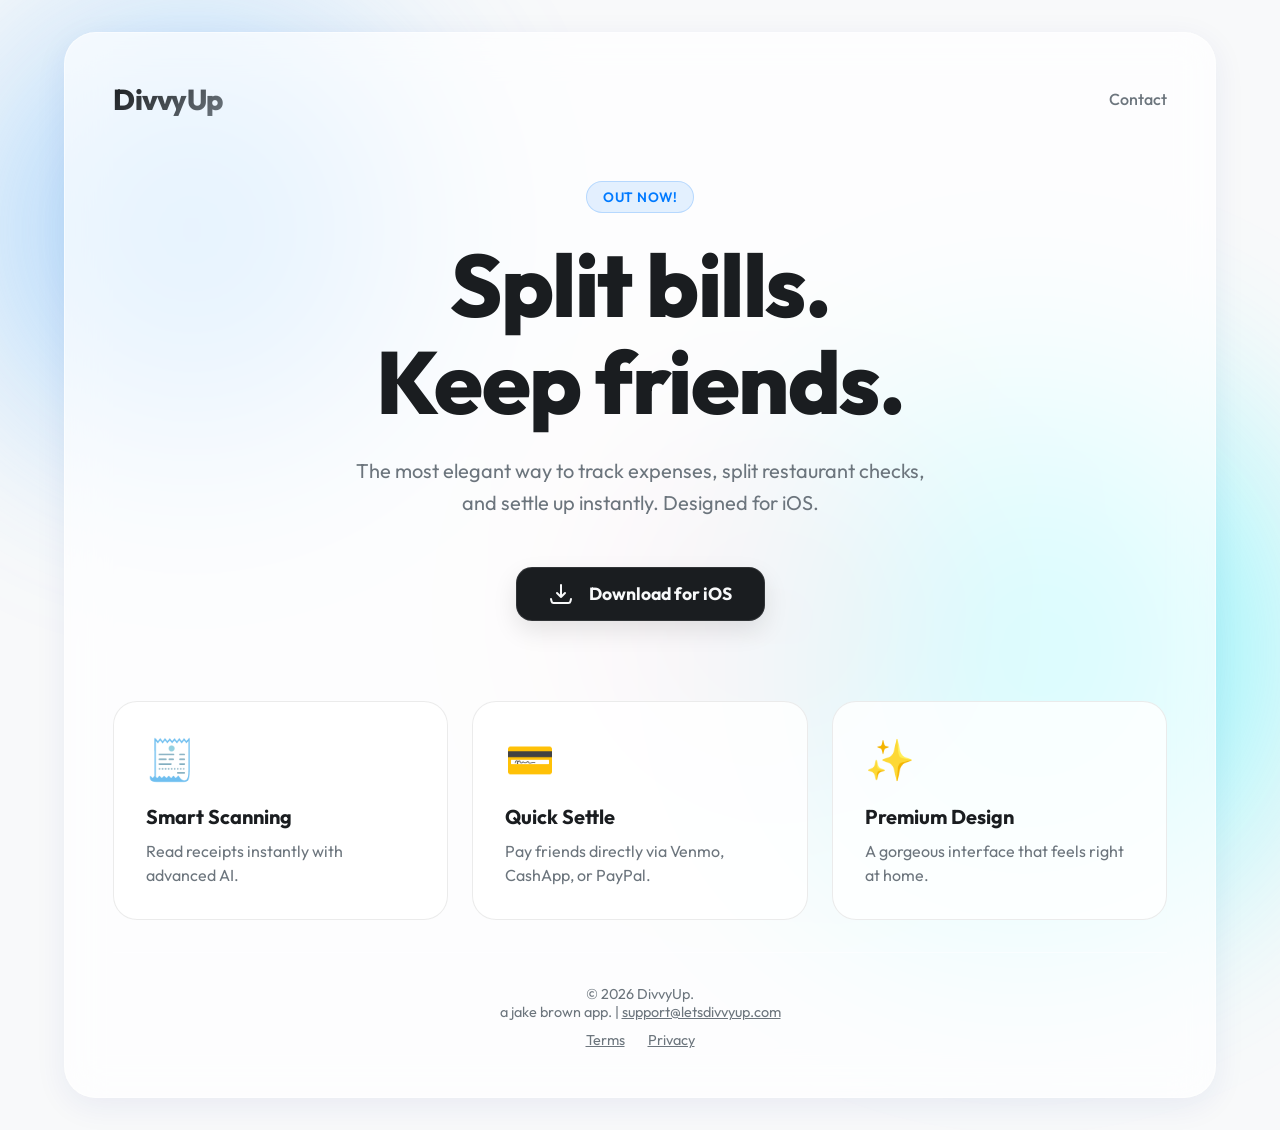
<file: index.html>
<!DOCTYPE html>
<html lang="en">

<head>
    <meta charset="UTF-8">
    <meta name="viewport" content="width=device-width, initial-scale=1.0">
    <!-- Favicon code -->
    <link rel="icon" href="/favicon.ico" type="image/x-icon">
    <title>DivvyUp - Bill Splitting Made Simple</title>
    <meta name="description"
        content="DivvyUp makes splitting bills with friends fast, fair, and incredibly simple. Download for iOS today.">
    <!-- Modern Typography -->
    <link rel="preconnect" href="https://fonts.googleapis.com">
    <link rel="preconnect" href="https://fonts.gstatic.com" crossorigin>
    <link href="https://fonts.googleapis.com/css2?family=Outfit:wght@300;400;500;600;700;800&display=swap"
        rel="stylesheet">
    <link rel="stylesheet" href="styles.css">
</head>

<body>
    <!-- Subtle Animated Background Elements -->
    <div class="bg-orb orb-1"></div>
    <div class="bg-orb orb-2"></div>
    <div class="bg-orb orb-3"></div>

    <main class="glass-container">
        <header class="header">
            <div class="logo">
                <h1>DivvyUp</h1>
            </div>
            <a href="mailto:support@letsdivvyup.com" class="contact-link">Contact</a>
        </header>

        <section class="hero">
            <span class="badge">Out Now!</span>
            <h2 class="hero-title">Split bills.<br>Keep friends.</h2>
            <p class="hero-subtitle">
                The most elegant way to track expenses, split restaurant checks, and settle up instantly. Designed
                for iOS.
            </p>

            <div class="actions">
                <a href="https://apps.apple.com/us/app/divvyup-elegantly-settle/id6760002601" target="_blank" class="btn-primary"
                    id="download-btn">
                    <span class="btn-icon">
                        <svg width="24" height="24" viewBox="0 0 24 24" fill="none" stroke="currentColor"
                            stroke-width="2" stroke-linecap="round" stroke-linejoin="round">
                            <path
                                d="M12 15V3m0 12l-4-4m4 4l4-4M2 17l.621 2.485A2 2 0 0 0 4.561 21h14.878a2 2 0 0 0 1.94-1.515L22 17">
                            </path>
                        </svg>
                    </span>
                    <span class="btn-text">
                        Download for iOS <br>
                    </span>
                </a>
            </div>
        </section>

        <section class="features">
            <div class="feature-card">
                <div class="feature-icon">🧾</div>
                <h3>Smart Scanning</h3>
                <p>Read receipts instantly with advanced AI.</p>
            </div>
            <div class="feature-card">
                <div class="feature-icon">💳</div>
                <h3>Quick Settle</h3>
                <p>Pay friends directly via Venmo, CashApp, or PayPal.</p>
            </div>
            <div class="feature-card">
                <div class="feature-icon">✨</div>
                <h3>Premium Design</h3>
                <p>A gorgeous interface that feels right at home.</p>
            </div>
        </section>

        <footer class="footer"
            style="text-align: center; padding-top: 2rem; border-top: 1px solid var(--glass-border); color: var(--text-muted); font-size: 0.9rem;">
            <p>&copy; 2026 DivvyUp.</p>
            <p>a jake brown app. | <a href="mailto:support@letsdivvyup.com"
                    style="color: inherit; text-decoration: underline;">support@letsdivvyup.com</a></p>
            <p style="margin-top: 10px;">
                <a href="terms.html" style="color: inherit; text-decoration: underline; margin: 0 10px;">Terms</a>
                <a href="privacy.html" style="color: inherit; text-decoration: underline; margin: 0 10px;">Privacy</a>
            </p>
        </footer>
    </main>

    <script>
        // Add subtle parallax to orbs based on mouse movement
        document.addEventListener('mousemove', (e) => {
            const orbs = document.querySelectorAll('.bg-orb');
            const x = e.clientX / window.innerWidth;
            const y = e.clientY / window.innerHeight;

            orbs.forEach((orb, index) => {
                const speed = (index + 1) * 20;
                orb.style.transform = `translate(${(x - 0.5) * speed}px, ${(y - 0.5) * speed}px)`;
            });
        });
    </script>
</body>

</html>
</file>
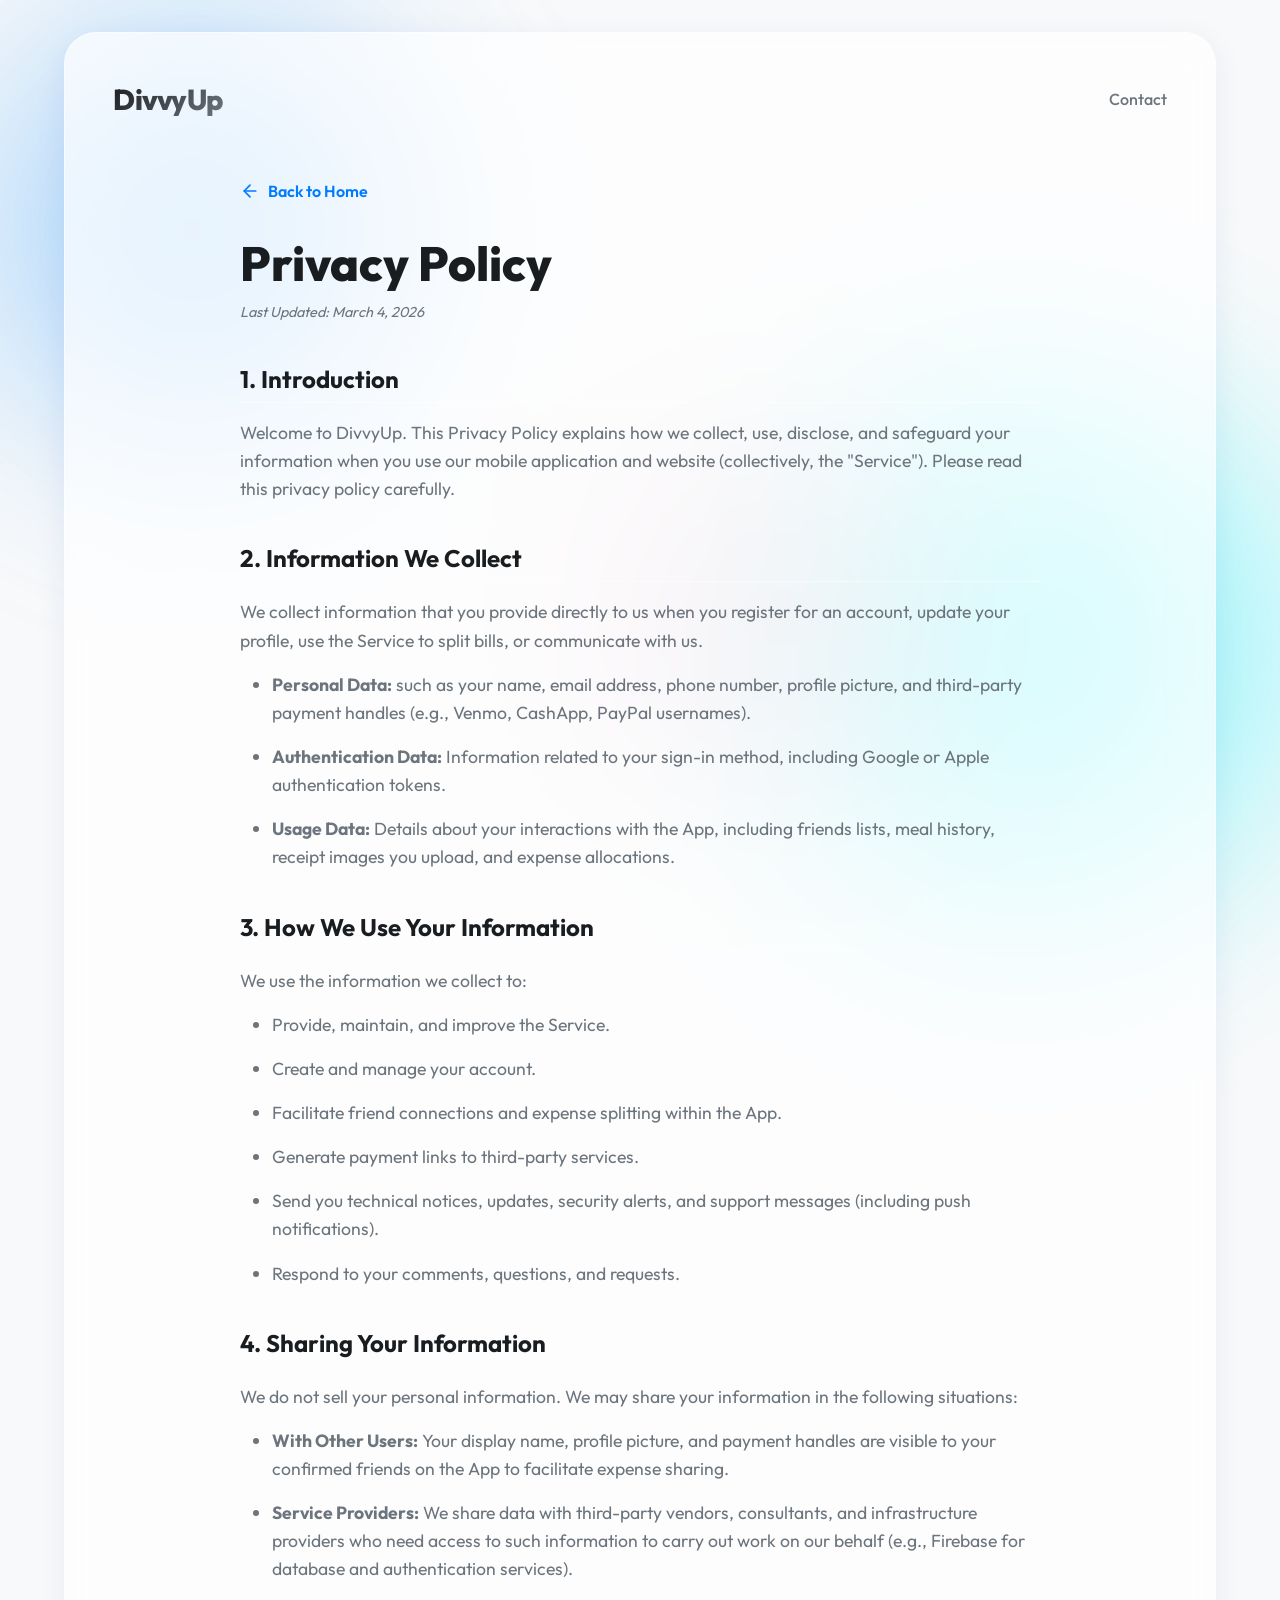
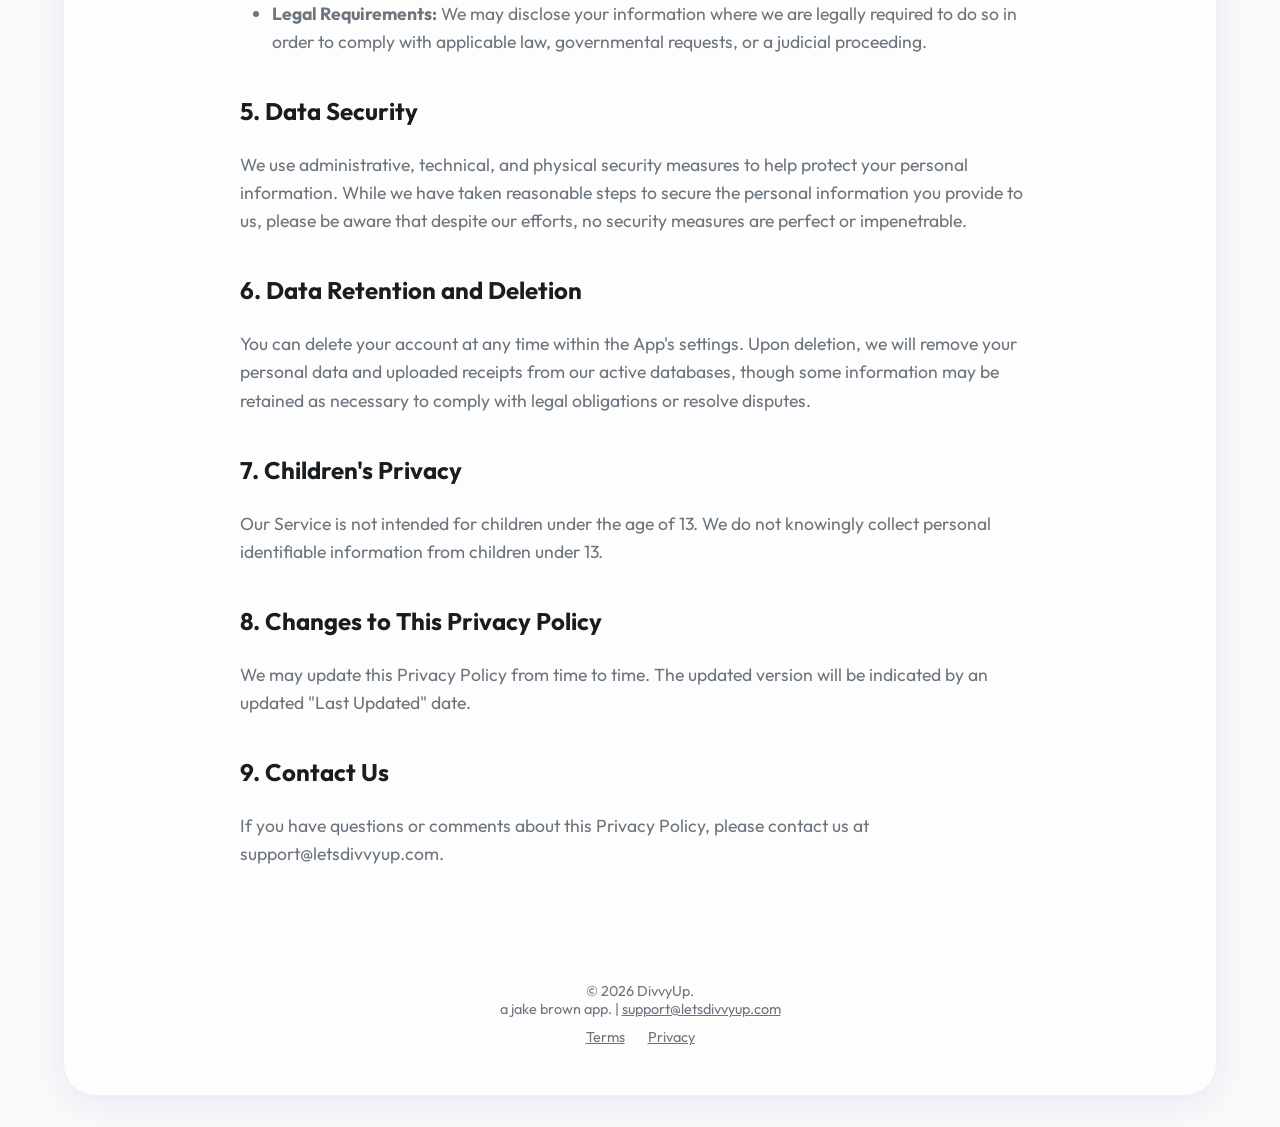
<file: privacy.html>
<!DOCTYPE html>
<html lang="en">

<head>
    <meta charset="UTF-8">
    <meta name="viewport" content="width=device-width, initial-scale=1.0">
    <title>DivvyUp - Privacy Policy</title>
    <!-- Modern Typography -->
    <link rel="preconnect" href="https://fonts.googleapis.com">
    <link rel="preconnect" href="https://fonts.gstatic.com" crossorigin>
    <link href="https://fonts.googleapis.com/css2?family=Outfit:wght@300;400;500;600;700;800&display=swap"
        rel="stylesheet">
    <link rel="stylesheet" href="styles.css">
    <style>
        .legal-content {
            text-align: left;
            max-width: 800px;
            margin: 0 auto;
        }

        .legal-content h1 {
            font-size: clamp(2rem, 5vw, 3rem);
            font-weight: 800;
            margin-bottom: 0.5rem;
            color: var(--text-main);
        }

        .legal-content .meta {
            color: var(--text-muted);
            font-style: italic;
            margin-bottom: 2rem;
            font-size: 0.9rem;
        }

        .legal-content h2 {
            font-size: 1.5rem;
            margin-top: 2.5rem;
            margin-bottom: 1rem;
            color: var(--text-main);
            border-bottom: 1px solid var(--glass-border);
            padding-bottom: 0.5rem;
        }

        .legal-content p,
        .legal-content li {
            font-size: 1.1rem;
            line-height: 1.6;
            margin-bottom: 1rem;
            color: var(--text-muted);
        }

        .legal-content ul {
            margin-bottom: 1rem;
            padding-left: 2rem;
        }

        .back-link {
            display: inline-flex;
            align-items: center;
            gap: 8px;
            text-decoration: none;
            color: var(--accent-color);
            font-weight: 600;
            margin-bottom: 2rem;
            transition: color 0.3s;
        }

        .back-link:hover {
            color: var(--accent-hover);
        }
    </style>
</head>

<body>
    <!-- Subtle Animated Background Elements -->
    <div class="bg-orb orb-1"></div>
    <div class="bg-orb orb-2"></div>
    <div class="bg-orb orb-3"></div>

    <main class="glass-container">
        <header class="header">
            <div class="logo">
                <a href="index.html" style="text-decoration: none;">
                    <h1>DivvyUp</h1>
                </a>
            </div>
            <a href="mailto:support@letsdivvyup.com" class="contact-link">Contact</a>
        </header>

        <section class="legal-content">
            <a href="index.html" class="back-link">
                <svg width="20" height="20" viewBox="0 0 24 24" fill="none" stroke="currentColor" stroke-width="2"
                    stroke-linecap="round" stroke-linejoin="round">
                    <path d="M19 12H5" />
                    <path d="M12 19l-7-7 7-7" />
                </svg>
                Back to Home
            </a>
            <h1>Privacy Policy</h1>
            <p class="meta">Last Updated: March 4, 2026</p>

            <h2>1. Introduction</h2>
            <p>Welcome to DivvyUp. This Privacy Policy explains how we collect, use, disclose, and safeguard your
                information when you use our mobile application and website (collectively, the "Service"). Please read
                this privacy policy carefully.</p>

            <h2>2. Information We Collect</h2>
            <p>We collect information that you provide directly to us when you register for an account, update your
                profile, use the Service to split bills, or communicate with us.</p>
            <ul>
                <li><strong>Personal Data:</strong> such as your name, email address, phone number, profile picture, and
                    third-party payment handles (e.g., Venmo, CashApp, PayPal usernames).</li>
                <li><strong>Authentication Data:</strong> Information related to your sign-in method, including Google
                    or Apple authentication tokens.</li>
                <li><strong>Usage Data:</strong> Details about your interactions with the App, including friends lists,
                    meal history, receipt images you upload, and expense allocations.</li>
            </ul>

            <h2>3. How We Use Your Information</h2>
            <p>We use the information we collect to:</p>
            <ul>
                <li>Provide, maintain, and improve the Service.</li>
                <li>Create and manage your account.</li>
                <li>Facilitate friend connections and expense splitting within the App.</li>
                <li>Generate payment links to third-party services.</li>
                <li>Send you technical notices, updates, security alerts, and support messages (including push
                    notifications).</li>
                <li>Respond to your comments, questions, and requests.</li>
            </ul>

            <h2>4. Sharing Your Information</h2>
            <p>We do not sell your personal information. We may share your information in the following situations:</p>
            <ul>
                <li><strong>With Other Users:</strong> Your display name, profile picture, and payment handles are
                    visible to your confirmed friends on the App to facilitate expense sharing.</li>
                <li><strong>Service Providers:</strong> We share data with third-party vendors, consultants, and
                    infrastructure providers who need access to such information to carry out work on our behalf (e.g.,
                    Firebase for database and authentication services).</li>
                <li><strong>Legal Requirements:</strong> We may disclose your information where we are legally required
                    to do so in order to comply with applicable law, governmental requests, or a judicial proceeding.
                </li>
            </ul>

            <h2>5. Data Security</h2>
            <p>We use administrative, technical, and physical security measures to help protect your personal
                information. While we have taken reasonable steps to secure the personal information you provide to us,
                please be aware that despite our efforts, no security measures are perfect or impenetrable.</p>

            <h2>6. Data Retention and Deletion</h2>
            <p>You can delete your account at any time within the App's settings. Upon deletion, we will remove your
                personal data and uploaded receipts from our active databases, though some information may be retained
                as necessary to comply with legal obligations or resolve disputes.</p>

            <h2>7. Children's Privacy</h2>
            <p>Our Service is not intended for children under the age of 13. We do not knowingly collect personal
                identifiable information from children under 13.</p>

            <h2>8. Changes to This Privacy Policy</h2>
            <p>We may update this Privacy Policy from time to time. The updated version will be indicated by an updated
                "Last Updated" date.</p>

            <h2>9. Contact Us</h2>
            <p>If you have questions or comments about this Privacy Policy, please contact us at
                support@letsdivvyup.com.</p>
        </section>

        <footer class="footer"
            style="margin-top: 4rem; text-align: center; padding-top: 2rem; border-top: 1px solid var(--glass-border); color: var(--text-muted); font-size: 0.9rem;">
            <p>&copy; 2026 DivvyUp.</p>
            <p>a jake brown app. | <a href="mailto:support@letsdivvyup.com"
                    style="color: inherit; text-decoration: underline;">support@letsdivvyup.com</a></p>
            <p style="margin-top: 10px;">
                <a href="terms.html" style="color: inherit; text-decoration: underline; margin: 0 10px;">Terms</a>
                <a href="privacy.html" style="color: inherit; text-decoration: underline; margin: 0 10px;">Privacy</a>
            </p>
        </footer>
    </main>

    <script>
        document.addEventListener('mousemove', (e) => {
            const orbs = document.querySelectorAll('.bg-orb');
            const x = e.clientX / window.innerWidth;
            const y = e.clientY / window.innerHeight;

            orbs.forEach((orb, index) => {
                const speed = (index + 1) * 20;
                orb.style.transform = `translate(${(x - 0.5) * speed}px, ${(y - 0.5) * speed}px)`;
            });
        });
    </script>
</body>

</html>
</file>
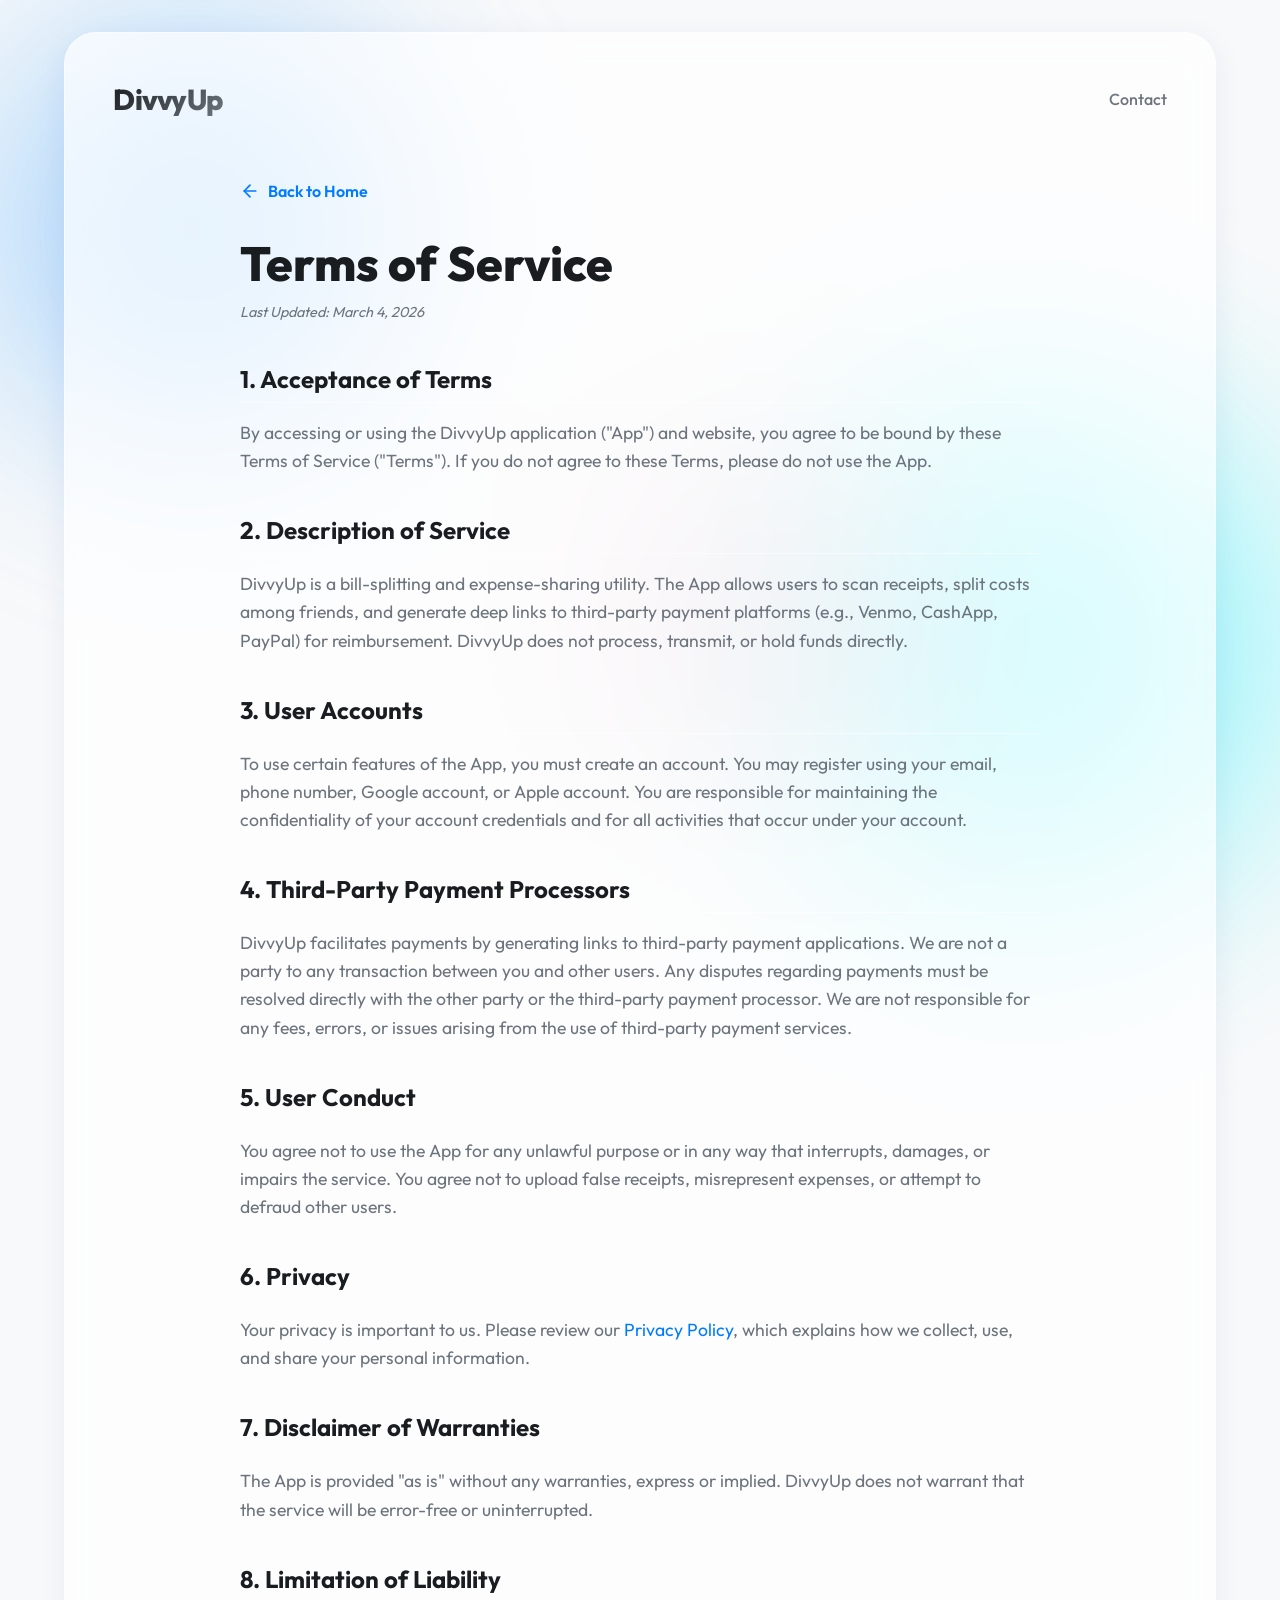
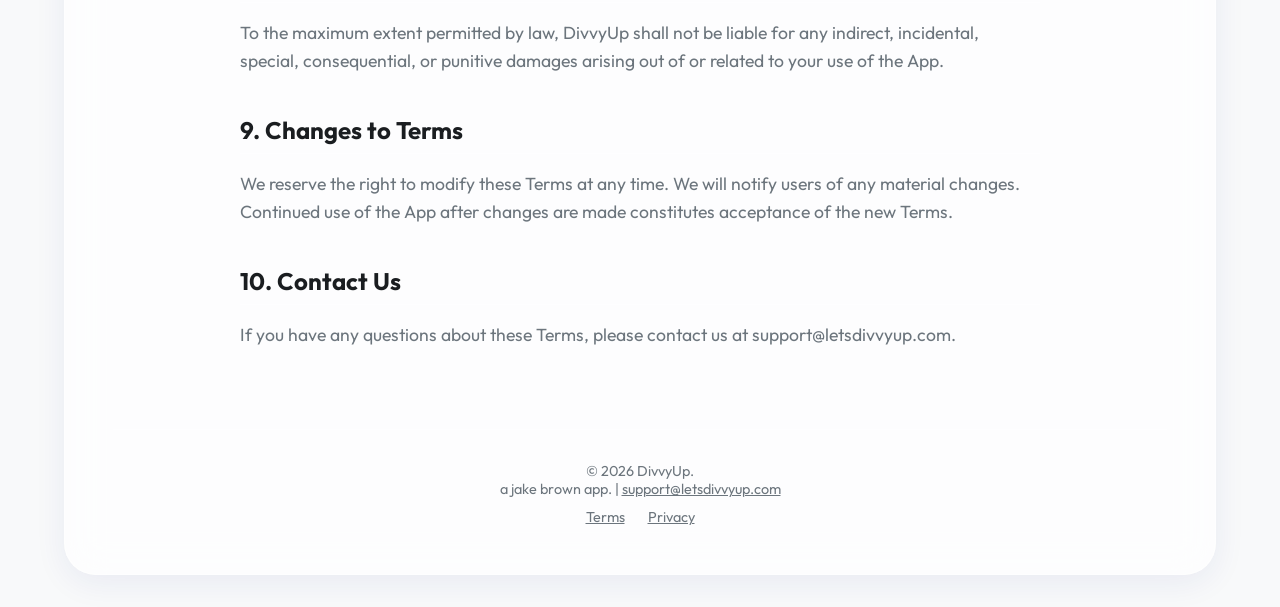
<file: terms.html>
<!DOCTYPE html>
<html lang="en">

<head>
    <meta charset="UTF-8">
    <meta name="viewport" content="width=device-width, initial-scale=1.0">
    <title>DivvyUp - Terms of Service</title>
    <!-- Modern Typography -->
    <link rel="preconnect" href="https://fonts.googleapis.com">
    <link rel="preconnect" href="https://fonts.gstatic.com" crossorigin>
    <link href="https://fonts.googleapis.com/css2?family=Outfit:wght@300;400;500;600;700;800&display=swap"
        rel="stylesheet">
    <link rel="stylesheet" href="styles.css">
    <style>
        .legal-content {
            text-align: left;
            max-width: 800px;
            margin: 0 auto;
        }

        .legal-content h1 {
            font-size: clamp(2rem, 5vw, 3rem);
            font-weight: 800;
            margin-bottom: 0.5rem;
            color: var(--text-main);
        }

        .legal-content .meta {
            color: var(--text-muted);
            font-style: italic;
            margin-bottom: 2rem;
            font-size: 0.9rem;
        }

        .legal-content h2 {
            font-size: 1.5rem;
            margin-top: 2.5rem;
            margin-bottom: 1rem;
            color: var(--text-main);
            border-bottom: 1px solid var(--glass-border);
            padding-bottom: 0.5rem;
        }

        .legal-content p,
        .legal-content li {
            font-size: 1.1rem;
            line-height: 1.6;
            margin-bottom: 1rem;
            color: var(--text-muted);
        }

        .legal-content ul {
            margin-bottom: 1rem;
            padding-left: 2rem;
        }

        .back-link {
            display: inline-flex;
            align-items: center;
            gap: 8px;
            text-decoration: none;
            color: var(--accent-color);
            font-weight: 600;
            margin-bottom: 2rem;
            transition: color 0.3s;
        }

        .back-link:hover {
            color: var(--accent-hover);
        }
    </style>
</head>

<body>
    <!-- Subtle Animated Background Elements -->
    <div class="bg-orb orb-1"></div>
    <div class="bg-orb orb-2"></div>
    <div class="bg-orb orb-3"></div>

    <main class="glass-container">
        <header class="header">
            <div class="logo">
                <a href="index.html" style="text-decoration: none;">
                    <h1>DivvyUp</h1>
                </a>
            </div>
            <a href="mailto:support@letsdivvyup.com" class="contact-link">Contact</a>
        </header>

        <section class="legal-content">
            <a href="index.html" class="back-link">
                <svg width="20" height="20" viewBox="0 0 24 24" fill="none" stroke="currentColor" stroke-width="2"
                    stroke-linecap="round" stroke-linejoin="round">
                    <path d="M19 12H5" />
                    <path d="M12 19l-7-7 7-7" />
                </svg>
                Back to Home
            </a>
            <h1>Terms of Service</h1>
            <p class="meta">Last Updated: March 4, 2026</p>

            <h2>1. Acceptance of Terms</h2>
            <p>By accessing or using the DivvyUp application ("App") and website, you agree to be bound by these Terms
                of Service ("Terms"). If you do not agree to these Terms, please do not use the App.</p>

            <h2>2. Description of Service</h2>
            <p>DivvyUp is a bill-splitting and expense-sharing utility. The App allows users to scan receipts, split
                costs among friends, and generate deep links to third-party payment platforms (e.g., Venmo, CashApp,
                PayPal) for reimbursement. DivvyUp does not process, transmit, or hold funds directly.</p>

            <h2>3. User Accounts</h2>
            <p>To use certain features of the App, you must create an account. You may register using your email, phone
                number, Google account, or Apple account. You are responsible for maintaining the confidentiality of
                your account credentials and for all activities that occur under your account.</p>

            <h2>4. Third-Party Payment Processors</h2>
            <p>DivvyUp facilitates payments by generating links to third-party payment applications. We are not a party
                to any transaction between you and other users. Any disputes regarding payments must be resolved
                directly with the other party or the third-party payment processor. We are not responsible for any fees,
                errors, or issues arising from the use of third-party payment services.</p>

            <h2>5. User Conduct</h2>
            <p>You agree not to use the App for any unlawful purpose or in any way that interrupts, damages, or impairs
                the service. You agree not to upload false receipts, misrepresent expenses, or attempt to defraud other
                users.</p>

            <h2>6. Privacy</h2>
            <p>Your privacy is important to us. Please review our <a href="privacy.html"
                    style="color: var(--accent-color); text-decoration: none;">Privacy Policy</a>, which explains how we
                collect, use, and share your personal information.</p>

            <h2>7. Disclaimer of Warranties</h2>
            <p>The App is provided "as is" without any warranties, express or implied. DivvyUp does not warrant that the
                service will be error-free or uninterrupted.</p>

            <h2>8. Limitation of Liability</h2>
            <p>To the maximum extent permitted by law, DivvyUp shall not be liable for any indirect, incidental,
                special, consequential, or punitive damages arising out of or related to your use of the App.</p>

            <h2>9. Changes to Terms</h2>
            <p>We reserve the right to modify these Terms at any time. We will notify users of any material changes.
                Continued use of the App after changes are made constitutes acceptance of the new Terms.</p>

            <h2>10. Contact Us</h2>
            <p>If you have any questions about these Terms, please contact us at support@letsdivvyup.com.</p>
        </section>

        <footer class="footer"
            style="margin-top: 4rem; text-align: center; padding-top: 2rem; border-top: 1px solid var(--glass-border); color: var(--text-muted); font-size: 0.9rem;">
            <p>&copy; 2026 DivvyUp.</p>
            <p>a jake brown app. | <a href="mailto:support@letsdivvyup.com"
                    style="color: inherit; text-decoration: underline;">support@letsdivvyup.com</a></p>
            <p style="margin-top: 10px;">
                <a href="terms.html" style="color: inherit; text-decoration: underline; margin: 0 10px;">Terms</a>
                <a href="privacy.html" style="color: inherit; text-decoration: underline; margin: 0 10px;">Privacy</a>
            </p>
        </footer>
    </main>

    <script>
        document.addEventListener('mousemove', (e) => {
            const orbs = document.querySelectorAll('.bg-orb');
            const x = e.clientX / window.innerWidth;
            const y = e.clientY / window.innerHeight;

            orbs.forEach((orb, index) => {
                const speed = (index + 1) * 20;
                orb.style.transform = `translate(${(x - 0.5) * speed}px, ${(y - 0.5) * speed}px)`;
            });
        });
    </script>
</body>

</html>
</file>
<file: styles.css>
:root {
    /* Light Mode Palette */
    --bg-base: #F8F9FA;
    --text-main: #1A1D20;
    --text-muted: #6C757D;

    --accent-color: #007AFF;
    /* iOS Blue */
    --accent-hover: #0062CC;
    --accent-glow: rgba(0, 122, 255, 0.4);

    --glass-bg: rgba(255, 255, 255, 0.7);
    --glass-border: rgba(255, 255, 255, 0.5);
    --glass-shadow: 0 8px 32px 0 rgba(31, 38, 135, 0.07);

    --card-bg: rgba(255, 255, 255, 0.8);
    --card-border: rgba(230, 230, 230, 0.8);

    --orb-1: #4FACFE;
    --orb-2: #00F2FE;
    --orb-3: #FA709A;
}

@media (prefers-color-scheme: dark) {
    :root {
        /* Dark Mode Palette */
        --bg-base: #0B0F19;
        --text-main: #FFFFFF;
        --text-muted: #8E9BAE;

        --accent-color: #3B82F6;
        --accent-hover: #60A5FA;
        --accent-glow: rgba(59, 130, 246, 0.4);

        --glass-bg: rgba(15, 23, 42, 0.6);
        --glass-border: rgba(255, 255, 255, 0.08);
        --glass-shadow: 0 8px 32px 0 rgba(0, 0, 0, 0.3);

        --card-bg: rgba(30, 41, 59, 0.6);
        --card-border: rgba(255, 255, 255, 0.05);

        --orb-1: #2563EB;
        --orb-2: #020617;
        --orb-3: #4F46E5;
    }
}

* {
    margin: 0;
    padding: 0;
    box-sizing: border-box;
}

body {
    font-family: 'Outfit', -apple-system, BlinkMacSystemFont, "Segoe UI", Roboto, Helvetica, Arial, sans-serif;
    background-color: var(--bg-base);
    color: var(--text-main);
    min-height: 100vh;
    overflow-x: hidden;
    display: flex;
    justify-content: center;
    align-items: center;
    transition: background-color 0.4s ease, color 0.4s ease;
}

/* Background Animated Orbs */
.bg-orb {
    position: fixed;
    border-radius: 50%;
    filter: blur(80px);
    z-index: -1;
    opacity: 0.6;
    animation: float 20s infinite ease-in-out alternate;
}

.orb-1 {
    top: -10%;
    left: -10%;
    width: 50vw;
    height: 50vw;
    background: radial-gradient(circle, var(--orb-1) 0%, transparent 70%);
    animation-delay: 0s;
}

.orb-2 {
    bottom: -15%;
    right: -10%;
    width: 60vw;
    height: 60vw;
    background: radial-gradient(circle, var(--orb-2) 0%, transparent 70%);
    animation-delay: -5s;
}

.orb-3 {
    top: 40%;
    left: 40%;
    width: 40vw;
    height: 40vw;
    background: radial-gradient(circle, var(--orb-3) 0%, transparent 70%);
    opacity: 0.3;
    animation-delay: -10s;
}

@keyframes float {
    0% {
        transform: translate(0, 0) scale(1);
    }

    33% {
        transform: translate(5%, 5%) scale(1.05);
    }

    66% {
        transform: translate(-2%, 8%) scale(0.95);
    }

    100% {
        transform: translate(0, 0) scale(1);
    }
}

/* Main Container (Glassmorphism) */
.glass-container {
    width: 90%;
    max-width: 1200px;
    margin: 2rem auto;
    min-height: 85vh;
    background: var(--glass-bg);
    backdrop-filter: blur(20px);
    -webkit-backdrop-filter: blur(20px);
    border: 1px solid var(--glass-border);
    border-radius: 32px;
    box-shadow: var(--glass-shadow);
    padding: 3rem;
    display: flex;
    flex-direction: column;
}

/* Header */
.header {
    display: flex;
    justify-content: space-between;
    align-items: center;
    margin-bottom: 4rem;
}

.logo {
    display: flex;
    align-items: center;
    gap: 12px;
}


.logo h1 {
    font-size: 1.8rem;
    font-weight: 800;
    letter-spacing: -0.5px;
    background: linear-gradient(135deg, var(--text-main), var(--text-muted));
    -webkit-background-clip: text;
    background-clip: text;
    -webkit-text-fill-color: transparent;
}

.contact-link {
    text-decoration: none;
    color: var(--text-muted);
    font-weight: 500;
    transition: color 0.3s;
}

.contact-link:hover {
    color: var(--accent-color);
}

/* Hero Section */
.hero {
    text-align: center;
    max-width: 800px;
    margin: 0 auto 5rem;
    display: flex;
    flex-direction: column;
    align-items: center;
}

.badge {
    background: rgba(0, 122, 255, 0.1);
    color: var(--accent-color);
    padding: 6px 16px;
    border-radius: 20px;
    font-size: 0.85rem;
    font-weight: 600;
    letter-spacing: 0.5px;
    text-transform: uppercase;
    margin-bottom: 1.5rem;
    border: 1px solid rgba(0, 122, 255, 0.2);
}

.hero-title {
    font-size: clamp(3rem, 8vw, 5.5rem);
    font-weight: 800;
    line-height: 1.1;
    letter-spacing: -1.5px;
    margin-bottom: 1.5rem;
}

.hero-subtitle {
    font-size: 1.25rem;
    color: var(--text-muted);
    line-height: 1.6;
    max-width: 600px;
    margin-bottom: 3rem;
}

/* Primary Button */
.btn-primary {
    display: inline-flex;
    align-items: center;
    gap: 16px;
    background: var(--text-main);
    color: var(--bg-base);
    text-decoration: none;
    padding: 14px 32px;
    border-radius: 16px;
    box-shadow: 0 10px 25px rgba(0, 0, 0, 0.1);
    transition: transform 0.3s cubic-bezier(0.175, 0.885, 0.32, 1.275), box-shadow 0.3s ease, background 0.3s;
    border: 1px solid rgba(255, 255, 255, 0.1);
}

.btn-primary:hover {
    transform: translateY(-5px);
    box-shadow: 0 15px 35px rgba(0, 0, 0, 0.2);
    /* For dark mode inversion effect */
    background: var(--accent-color);
    color: #FFF;
}

.btn-icon {
    display: flex;
}

.btn-text {
    text-align: left;
    font-size: 1.1rem;
    font-weight: 700;
    line-height: 1.2;
}

.btn-text small {
    font-size: 0.75rem;
    font-weight: 400;
    opacity: 0.8;
}

/* Features Section */
.features {
    display: grid;
    grid-template-columns: repeat(auto-fit, minmax(280px, 1fr));
    gap: 24px;
    margin-top: auto;
    margin-bottom: 2rem;
}

.feature-card {
    background: var(--card-bg);
    border: 1px solid var(--card-border);
    border-radius: 24px;
    padding: 32px;
    transition: transform 0.3s ease, background 0.3s ease;
}

.feature-card:hover {
    transform: translateY(-10px);
    background: var(--glass-bg);
}

.feature-icon {
    font-size: 2.5rem;
    margin-bottom: 20px;
}

.feature-card h3 {
    font-size: 1.25rem;
    font-weight: 700;
    margin-bottom: 10px;
}

.feature-card p {
    color: var(--text-muted);
    line-height: 1.5;
}

/* Footer */
.footer {
    text-align: center;
    padding-top: 2rem;
    border-top: 1px solid var(--glass-border);
    color: var(--text-muted);
    font-size: 0.9rem;
}

@media (max-width: 768px) {
    .glass-container {
        padding: 2rem;
        width: 95%;
    }

    .header {
        margin-bottom: 3rem;
    }
}
</file>
